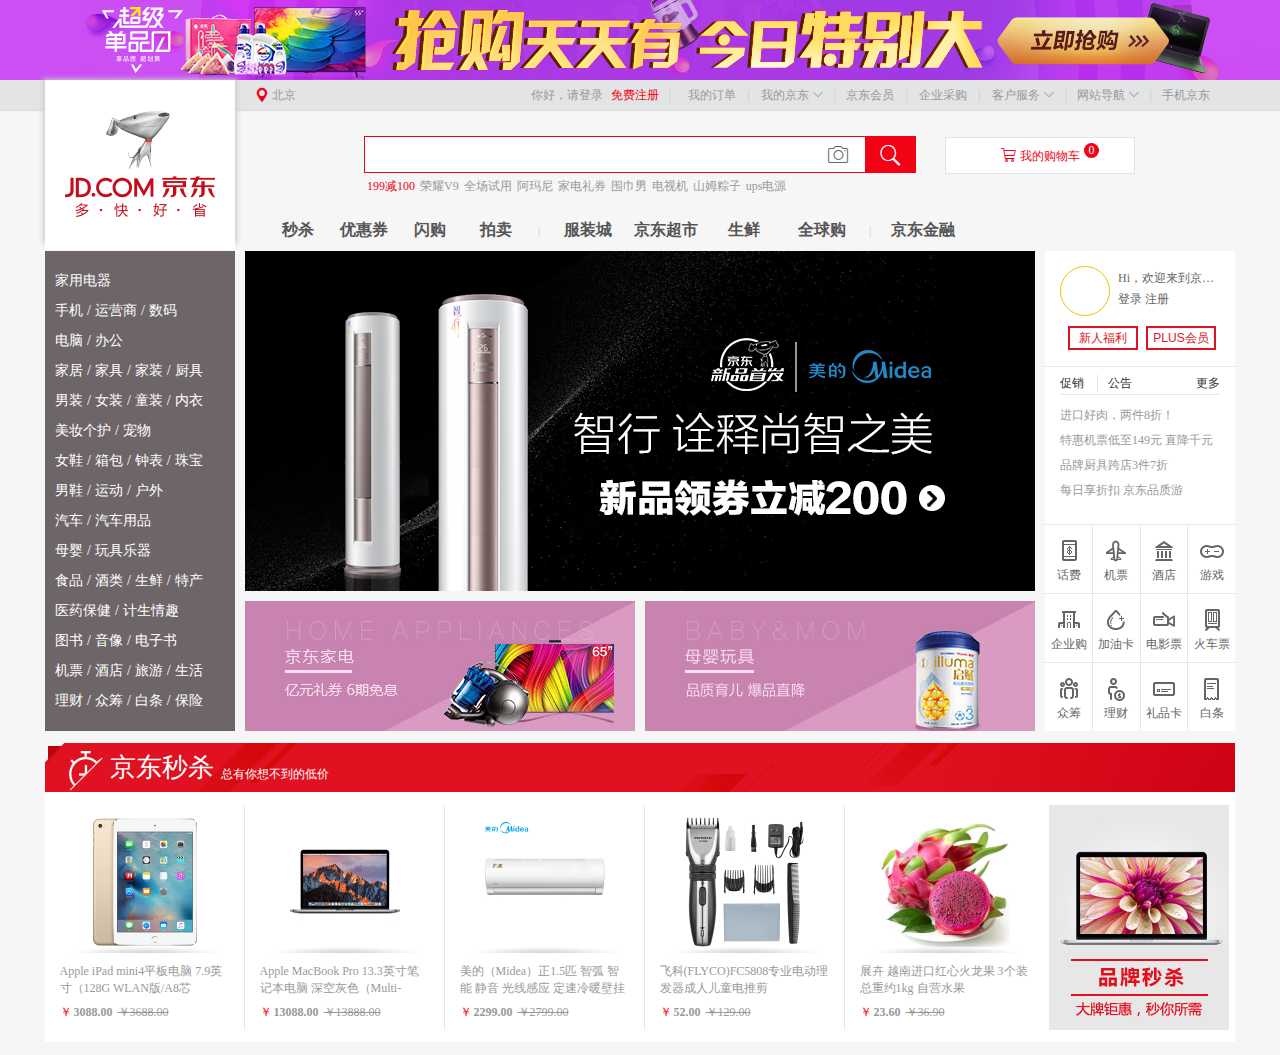
<file: index.html>
<!DOCTYPE html>
<html lang="zh-cmn-Hans">

<head>
    <meta charset="UTF-8" />
    <title>京东(JD.COM)-正品低价、品质保障、配送及时、轻松购物！</title>
    <link rel="stylesheet" type="text/css" href="css/main.css">
    <link rel="stylesheet" type="text/css" href="css/iconfont.css">
    <link rel="icon" type="text/css" href="image/favicon.ico">
</head>

<body>
    <div class="adv-per">
        <div class="adv-son">
            <div class="off">x</div>
            <a href=""></a>
        </div>
    </div>
    <div class='title'>
        <div class="title-son">
            <a href="" class="logo"></a>
            <div class="shadow"></div>
            <span><span>&#xe715;</span>北京</span>
            <ul>
                <li class="first">
                    <a href="" title=''>你好，请登录</a>
                    <a href="" class="red">免费注册</a>
                    <span class="linear">|</span>
                </li>
                <li>
                    <span title=''>我的订单</span>
                    <span class="linear">|</span>
                </li>
                <li class="arr">
                    <span title=''>我的京东</span>
                    <span class="icon">&#xe605;</span>
                    <span class="linear">|</span>
                </li>
                <li>
                    <span title=''>京东会员</span>
                    <span class="linear">|</span>
                </li>
                <li>
                    <span title=''>企业采购</span>
                    <span class="linear">|</span>
                </li>
                <li class="arr">
                    <span title=''>客户服务</span>
                    <span class="icon">&#xe605;</span>
                    <span class="linear">|</span>
                </li>
                <li class='arr'>
                    <span title=''>网站导航</span>
                    <span class="icon">&#xe605;</span>
                    <span class="linear">|</span>
                </li>
                <li>
                    <span title=''>手机京东</span>
                </li>
            </ul>
        </div>
    </div>
    <div class="gps">
        <div class="sear">
            <input type="text" name="" value="" placeholder="">
            <span>&#xe637;</span>
            <button type="">&#xe600;</button>
        </div>
        <div class='shop'>
            <span class="icon">&#xe6cb;</span>
            <span>我的购物车</span>
            <sup>0</sup>
        </div>
        <p>
            <a href="" class="red">199减100</a>
            <a href="">荣耀V9</a>
            <a href="">全场试用</a>
            <a href="">阿玛尼</a>
            <a href="">家电礼券</a>
            <a href="">围巾男</a>
            <a href="">电视机</a>
            <a href="">山姆粽子</a>
            <a href="">ups电源</a>
        </p>
        <ul>
            <li><a href="">秒杀</a></li>
            <li><a href="">优惠券</a></li>
            <li><a href="">闪购</a></li>
            <li><a href="">拍卖</a></li>
        </ul>
        <ul class='second'>
            <li class="small">|</li>
            <li><a href="">服装城</a></li>
            <li><a href="">京东超市</a></li>
            <li><a href="">生鲜</a></li>
            <li><a href="">全球购</a></li>
        </ul>
        <ul class="second">
            <li class="small son">|</li>
            <li><a href="">京东金融</a></li>
        </ul>
    </div>
    <div class="top">
        <div class="top-right">
            <div class="user">
                <div class="uesr-son">
                    <a class='circle'></a>
                    <p>Hi，欢迎来到京东！</p>
                    <p>
                        <a href="">登录</a>
                        <a href="">注册</a>
                    </p>
                </div>
                <button>新人福利</button>
                <button>PLUS会员</button>
            </div>
            <div class="news">
                <div class="news-top">
                    <span class="border">促销</span>
                    <span>公告</span>
                    <a href="" class="more">更多</a>
                </div>
                <a href="" class="con h">进口好肉，两件8折！</a>
                <a href="" class="con">特惠机票低至149元 直降千元</a>
                <a href="" class="con">品牌厨具跨店3件7折</a>
                <a href="" class="con">每日享折扣 京东品质游</a>
            </div>
            <ul>
                <li>
                    <a href="">
                        <span></span>
                        <p>话费</p>
                    </a>
                </li>
                <li>
                    <a href="">
                        <span class="two"></span>
                        <p>机票</p>
                    </a>
                </li>
                <li>
                    <a href="">
                        <span class="three"></span>
                        <p>酒店</p>
                    </a>
                </li>
                <li class="none">
                    <a href="">
                        <span class="four"></span>
                        <p>游戏</p>
                    </a>
                </li>
                <li>
                    <a href="">
                        <span class="five"></span>
                        <p>企业购</p>
                    </a>
                </li>
                <li>
                    <a href="">
                        <span class="six"></span>
                        <p>加油卡</p>
                    </a>
                </li>
                <li>
                    <a href="">
                        <span class="seven"></span>
                        <p>电影票</p>
                    </a>
                </li>
                <li class="none">
                    <a href="">
                        <span class="eight"></span>
                        <p>火车票</p>
                    </a>
                </li>
                <li>
                    <a href="">
                        <span class="nine"></span>
                        <p>众筹</p>
                    </a>
                </li>
                <li>
                    <a href="">
                        <span class="ten"></span>
                        <p>理财</p>
                    </a>
                </li>
                <li>
                    <a href="">
                        <span class="eleven"></span>
                        <p>礼品卡</p>
                    </a>
                </li>
                <li class="none">
                    <a href="">
                        <span class="twelve"></span>
                        <p>白条</p>
                    </a>
                </li>
            </ul>
        </div>
        <ul class="left">
            <li class="first">
                <a href="">家用电器</a>
            </li>
            <li>
                <a href="">手机</a>
                <a>/</a>
                <a href="">运营商</a>
                <a>/</a>
                <a href="">数码</a>
            </li>
            <li>
                <a href="">电脑</a>
                <a>/</a>
                <a href="">办公</a>
            </li>
            <li>
                <a href="">家居</a>
                <a>/</a>
                <a href="">家具</a>
                <a>/</a>
                <a href="">家装</a>
                <a>/</a>
                <a href="">厨具</a>
            </li>
            <li>
                <a href="">男装</a>
                <a>/</a>
                <a href="">女装</a>
                <a>/</a>
                <a href="">童装</a>
                <a>/</a>
                <a href="">内衣</a>
            </li>
            <li>
                <a href="">美妆个护</a>
                <a>/</a>
                <a href="">宠物</a>
            </li>
            <li>
                <a href="">女鞋</a>
                <a>/</a>
                <a href="">箱包</a>
                <a>/</a>
                <a href="">钟表</a>
                <a>/</a>
                <a href="">珠宝</a>
            </li>
            <li>
                <a href="">男鞋</a>
                <a>/</a>
                <a href="">运动</a>
                <a>/</a>
                <a href="">户外</a>
            </li>
            <li>
                <a href="">汽车</a>
                <a>/</a>
                <a href="">汽车用品</a>
            </li>
            <li>
                <a href="">母婴</a>
                <a>/</a>
                <a href="">玩具乐器</a>
            </li>
            <li>
                <a href="">食品</a>
                <a>/</a>
                <a href="">酒类</a>
                <a>/</a>
                <a href="">生鲜</a>
                <a>/</a>
                <a href="">特产</a>
            </li>
            <li>
                <a href="">医药保健</a>
                <a>/</a>
                <a href="">计生情趣</a>
            </li>
            <li>
                <a href="">图书</a>
                <a>/</a>
                <a href="">音像</a>
                <a>/</a>
                <a href="">电子书</a>
            </li>
            <li>
                <a href="">机票</a>
                <a>/</a>
                <a href="">酒店</a>
                <a>/</a>
                <a href="">旅游</a>
                <a>/</a>
                <a href="">生活</a>
            </li>
            <li>
                <a href="">理财</a>
                <a>/</a>
                <a href="">众筹</a>
                <a>/</a>
                <a href="">白条</a>
                <a>/</a>
                <a href="">保险</a>
            </li>
        </ul>
        <div class="ppt">
            <img src="image/ppt1.jpg" alt="">
        </div>
        <div class="ppt-bottom">
            <a href="">
                <img src="image/ppt-bottom1.jpg" alt="">
            </a>
            <a href="" class="mar">
                <img src="image/ppt-bottom2.jpg" alt="">
            </a>
        </div>
    </div>
    <div class="seckill">
        <div class="kill-top">
            <span></span>
            <div class="time">
                <i></i>
                <h3>京东秒杀</h3>
                <a href="">总有你想不到的低价</a>
            </div>
        </div>
        <div class="bottom">
            <ul>
                <li>
                    <a href="">
                        <img src="image/pic1.png" alt="">
                        <span class="shadow"></span>
                        <p>Apple iPad mini4平板电脑 7.9英寸（128G WLAN版/A8芯片/Retina显示屏/Touch ID技术 MK9Q2CH）金色</p>
                    </a>
                    <p class="price">
                        <i>￥</i>
                        <span>3088.00</span>
                        <del>￥3688.00</del>
                    </p>
                </li>
                <li>
                    <a href="">
                        <img src="image/pic2.jpg" alt="">
                        <span class="shadow"></span>
                        <p>Apple MacBook Pro 13.3英寸笔记本电脑 深空灰色（Multi-Touch Bar/Core i5/8GB/256GB MLH12CH/A）</p>
                    </a>
                    <p class="price">
                        <i>￥</i>
                        <span>13088.00</span>
                        <del>￥13888.00</del>
                    </p>
                </li>
                <li>
                    <a href="">
                        <img src="image/pic3.jpg" alt="">
                        <span class="shadow"></span>
                        <p>美的（Midea）正1.5匹 智弧 智能 静音 光线感应 定速冷暖壁挂式空调挂机 KFR-35GW/WDAD3@</p>
                    </a>
                    <p class="price">
                        <i>￥</i>
                        <span>2299.00</span>
                        <del>￥2799.00</del>
                    </p>
                </li>
                <li>
                    <a href="">
                        <img src="image/pic4.jpg" alt="">
                        <span class="shadow"></span>
                        <p>飞科(FLYCO)FC5808专业电动理发器成人儿童电推剪</p>
                    </a>
                    <p class="price">
                        <i>￥</i>
                        <span>52.00</span>
                        <del>￥129.00</del>
                    </p>
                </li>
                <li class="last">
                    <a href="">
                        <img src="image/pic5.jpg" alt="">
                        <span class="shadow"></span>
                        <p>展卉 越南进口红心火龙果 3个装总重约1kg 自营水果</p>
                    </a>
                    <p class="price">
                        <i>￥</i>
                        <span>23.60</span>
                        <del>￥36.90</del>
                    </p>
                </li>
            </ul>
            <a href="" class="right">
                <img src="image/kill.jpg" alt="">
            </a>
        </div>
    </div>
</body>

</html>
<script src="js/jquery.min.js"></script>
<script src="js/main.js"></script>
</file>
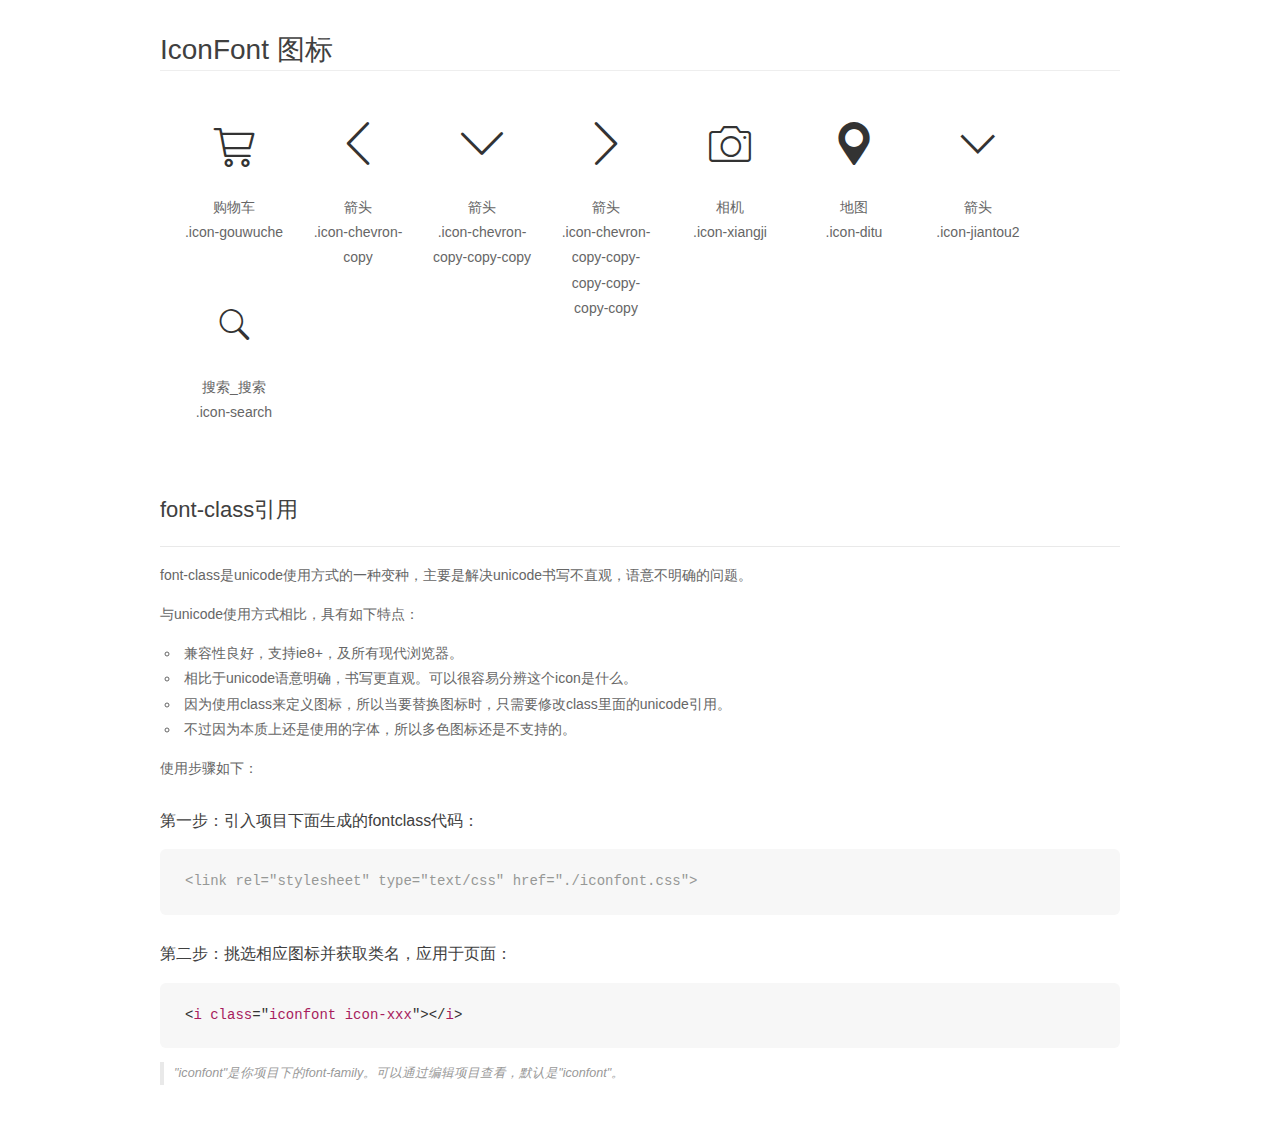
<file: css/demo_fontclass.html>
<!DOCTYPE html>
<html>
<head>
    <meta charset="utf-8"/>
    <title>IconFont</title>
    <link rel="stylesheet" href="demo.css">
    <link rel="stylesheet" href="iconfont.css">
</head>
<body>
    <div class="main markdown">
        <h1>IconFont 图标</h1>
        <ul class="icon_lists clear">
            
                <li>
                <i class="icon iconfont icon-gouwuche"></i>
                    <div class="name">购物车</div>
                    <div class="fontclass">.icon-gouwuche</div>
                </li>
            
                <li>
                <i class="icon iconfont icon-chevron-copy"></i>
                    <div class="name">箭头</div>
                    <div class="fontclass">.icon-chevron-copy</div>
                </li>
            
                <li>
                <i class="icon iconfont icon-chevron-copy-copy-copy"></i>
                    <div class="name">箭头</div>
                    <div class="fontclass">.icon-chevron-copy-copy-copy</div>
                </li>
            
                <li>
                <i class="icon iconfont icon-chevron-copy-copy-copy-copy-copy-copy"></i>
                    <div class="name">箭头</div>
                    <div class="fontclass">.icon-chevron-copy-copy-copy-copy-copy-copy</div>
                </li>
            
                <li>
                <i class="icon iconfont icon-xiangji"></i>
                    <div class="name">相机</div>
                    <div class="fontclass">.icon-xiangji</div>
                </li>
            
                <li>
                <i class="icon iconfont icon-ditu"></i>
                    <div class="name">地图</div>
                    <div class="fontclass">.icon-ditu</div>
                </li>
            
                <li>
                <i class="icon iconfont icon-jiantou2"></i>
                    <div class="name">箭头</div>
                    <div class="fontclass">.icon-jiantou2</div>
                </li>
            
                <li>
                <i class="icon iconfont icon-search"></i>
                    <div class="name">搜索_搜索</div>
                    <div class="fontclass">.icon-search</div>
                </li>
            
        </ul>

        <h2 id="font-class-">font-class引用</h2>
        <hr>

        <p>font-class是unicode使用方式的一种变种，主要是解决unicode书写不直观，语意不明确的问题。</p>
        <p>与unicode使用方式相比，具有如下特点：</p>
        <ul>
        <li>兼容性良好，支持ie8+，及所有现代浏览器。</li>
        <li>相比于unicode语意明确，书写更直观。可以很容易分辨这个icon是什么。</li>
        <li>因为使用class来定义图标，所以当要替换图标时，只需要修改class里面的unicode引用。</li>
        <li>不过因为本质上还是使用的字体，所以多色图标还是不支持的。</li>
        </ul>
        <p>使用步骤如下：</p>
        <h3 id="-fontclass-">第一步：引入项目下面生成的fontclass代码：</h3>


        <pre><code class="lang-js hljs javascript"><span class="hljs-comment">&lt;link rel="stylesheet" type="text/css" href="./iconfont.css"&gt;</span></code></pre>
        <h3 id="-">第二步：挑选相应图标并获取类名，应用于页面：</h3>
        <pre><code class="lang-css hljs">&lt;<span class="hljs-selector-tag">i</span> <span class="hljs-selector-tag">class</span>="<span class="hljs-selector-tag">iconfont</span> <span class="hljs-selector-tag">icon-xxx</span>"&gt;&lt;/<span class="hljs-selector-tag">i</span>&gt;</code></pre>
        <blockquote>
        <p>"iconfont"是你项目下的font-family。可以通过编辑项目查看，默认是"iconfont"。</p>
        </blockquote>
    </div>
</body>
</html>
</file>
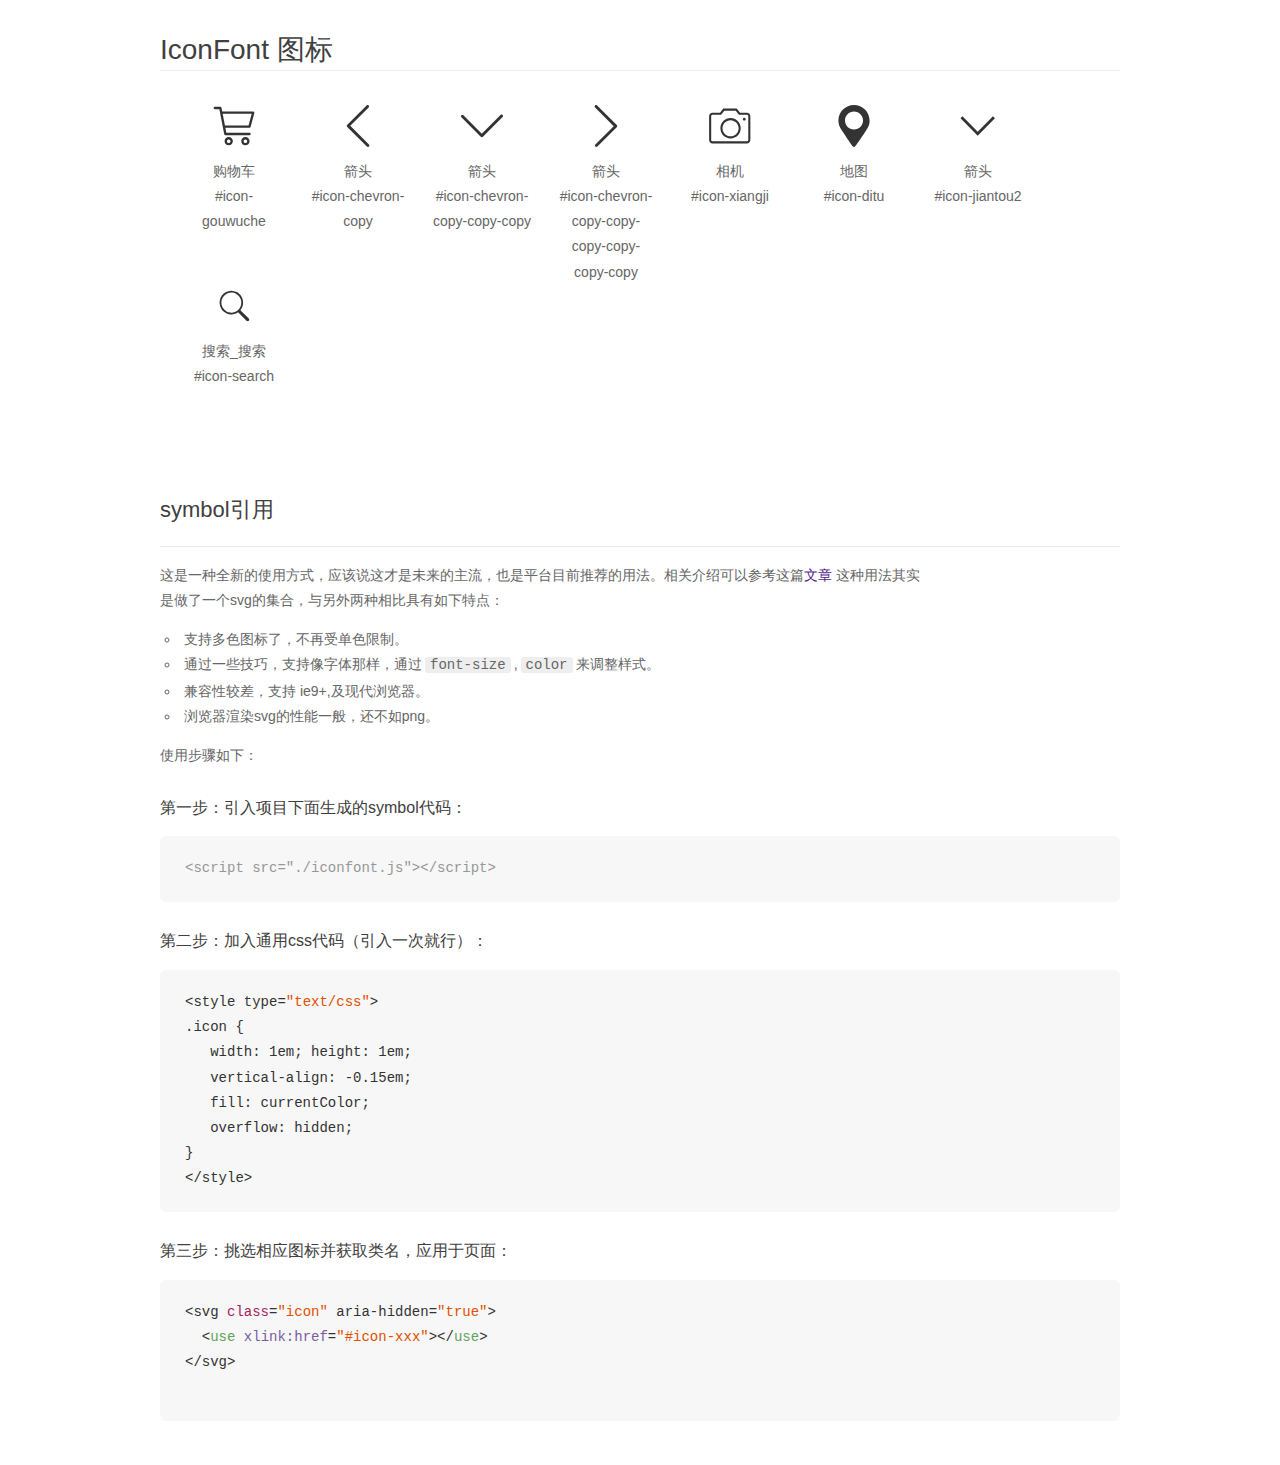
<file: css/demo_symbol.html>
<!DOCTYPE html>
<html>
<head>
    <meta charset="utf-8"/>
    <title>IconFont</title>
    <link rel="stylesheet" href="demo.css">
    <script src="iconfont.js"></script>

    <style type="text/css">
        .icon {
          /* 通过设置 font-size 来改变图标大小 */
          width: 1em; height: 1em;
          /* 图标和文字相邻时，垂直对齐 */
          vertical-align: -0.15em;
          /* 通过设置 color 来改变 SVG 的颜色/fill */
          fill: currentColor;
          /* path 和 stroke 溢出 viewBox 部分在 IE 下会显示
             normalize.css 中也包含这行 */
          overflow: hidden;
        }

    </style>
</head>
<body>
    <div class="main markdown">
        <h1>IconFont 图标</h1>
        <ul class="icon_lists clear">
            
                <li>
                    <svg class="icon" aria-hidden="true">
                        <use xlink:href="#icon-gouwuche"></use>
                    </svg>
                    <div class="name">购物车</div>
                    <div class="fontclass">#icon-gouwuche</div>
                </li>
            
                <li>
                    <svg class="icon" aria-hidden="true">
                        <use xlink:href="#icon-chevron-copy"></use>
                    </svg>
                    <div class="name">箭头</div>
                    <div class="fontclass">#icon-chevron-copy</div>
                </li>
            
                <li>
                    <svg class="icon" aria-hidden="true">
                        <use xlink:href="#icon-chevron-copy-copy-copy"></use>
                    </svg>
                    <div class="name">箭头</div>
                    <div class="fontclass">#icon-chevron-copy-copy-copy</div>
                </li>
            
                <li>
                    <svg class="icon" aria-hidden="true">
                        <use xlink:href="#icon-chevron-copy-copy-copy-copy-copy-copy"></use>
                    </svg>
                    <div class="name">箭头</div>
                    <div class="fontclass">#icon-chevron-copy-copy-copy-copy-copy-copy</div>
                </li>
            
                <li>
                    <svg class="icon" aria-hidden="true">
                        <use xlink:href="#icon-xiangji"></use>
                    </svg>
                    <div class="name">相机</div>
                    <div class="fontclass">#icon-xiangji</div>
                </li>
            
                <li>
                    <svg class="icon" aria-hidden="true">
                        <use xlink:href="#icon-ditu"></use>
                    </svg>
                    <div class="name">地图</div>
                    <div class="fontclass">#icon-ditu</div>
                </li>
            
                <li>
                    <svg class="icon" aria-hidden="true">
                        <use xlink:href="#icon-jiantou2"></use>
                    </svg>
                    <div class="name">箭头</div>
                    <div class="fontclass">#icon-jiantou2</div>
                </li>
            
                <li>
                    <svg class="icon" aria-hidden="true">
                        <use xlink:href="#icon-search"></use>
                    </svg>
                    <div class="name">搜索_搜索</div>
                    <div class="fontclass">#icon-search</div>
                </li>
            
        </ul>


        <h2 id="symbol-">symbol引用</h2>
        <hr>

        <p>这是一种全新的使用方式，应该说这才是未来的主流，也是平台目前推荐的用法。相关介绍可以参考这篇<a href="">文章</a>
        这种用法其实是做了一个svg的集合，与另外两种相比具有如下特点：</p>
        <ul>
          <li>支持多色图标了，不再受单色限制。</li>
          <li>通过一些技巧，支持像字体那样，通过<code>font-size</code>,<code>color</code>来调整样式。</li>
          <li>兼容性较差，支持 ie9+,及现代浏览器。</li>
          <li>浏览器渲染svg的性能一般，还不如png。</li>
        </ul>
        <p>使用步骤如下：</p>
        <h3 id="-symbol-">第一步：引入项目下面生成的symbol代码：</h3>
        <pre><code class="lang-js hljs javascript"><span class="hljs-comment">&lt;script src="./iconfont.js"&gt;&lt;/script&gt;</span></code></pre>
        <h3 id="-css-">第二步：加入通用css代码（引入一次就行）：</h3>
        <pre><code class="lang-js hljs javascript">&lt;style type=<span class="hljs-string">"text/css"</span>&gt;
.icon {
   width: <span class="hljs-number">1</span>em; height: <span class="hljs-number">1</span>em;
   vertical-align: <span class="hljs-number">-0.15</span>em;
   fill: currentColor;
   overflow: hidden;
}
&lt;<span class="hljs-regexp">/style&gt;</span></code></pre>
        <h3 id="-">第三步：挑选相应图标并获取类名，应用于页面：</h3>
        <pre><code class="lang-js hljs javascript">&lt;svg <span class="hljs-class"><span class="hljs-keyword">class</span></span>=<span class="hljs-string">"icon"</span> aria-hidden=<span class="hljs-string">"true"</span>&gt;<span class="xml"><span class="hljs-tag">
  &lt;<span class="hljs-name">use</span> <span class="hljs-attr">xlink:href</span>=<span class="hljs-string">"#icon-xxx"</span>&gt;</span><span class="hljs-tag">&lt;/<span class="hljs-name">use</span>&gt;</span>
</span>&lt;<span class="hljs-regexp">/svg&gt;
        </span></code></pre>
    </div>
</body>
</html>
</file>
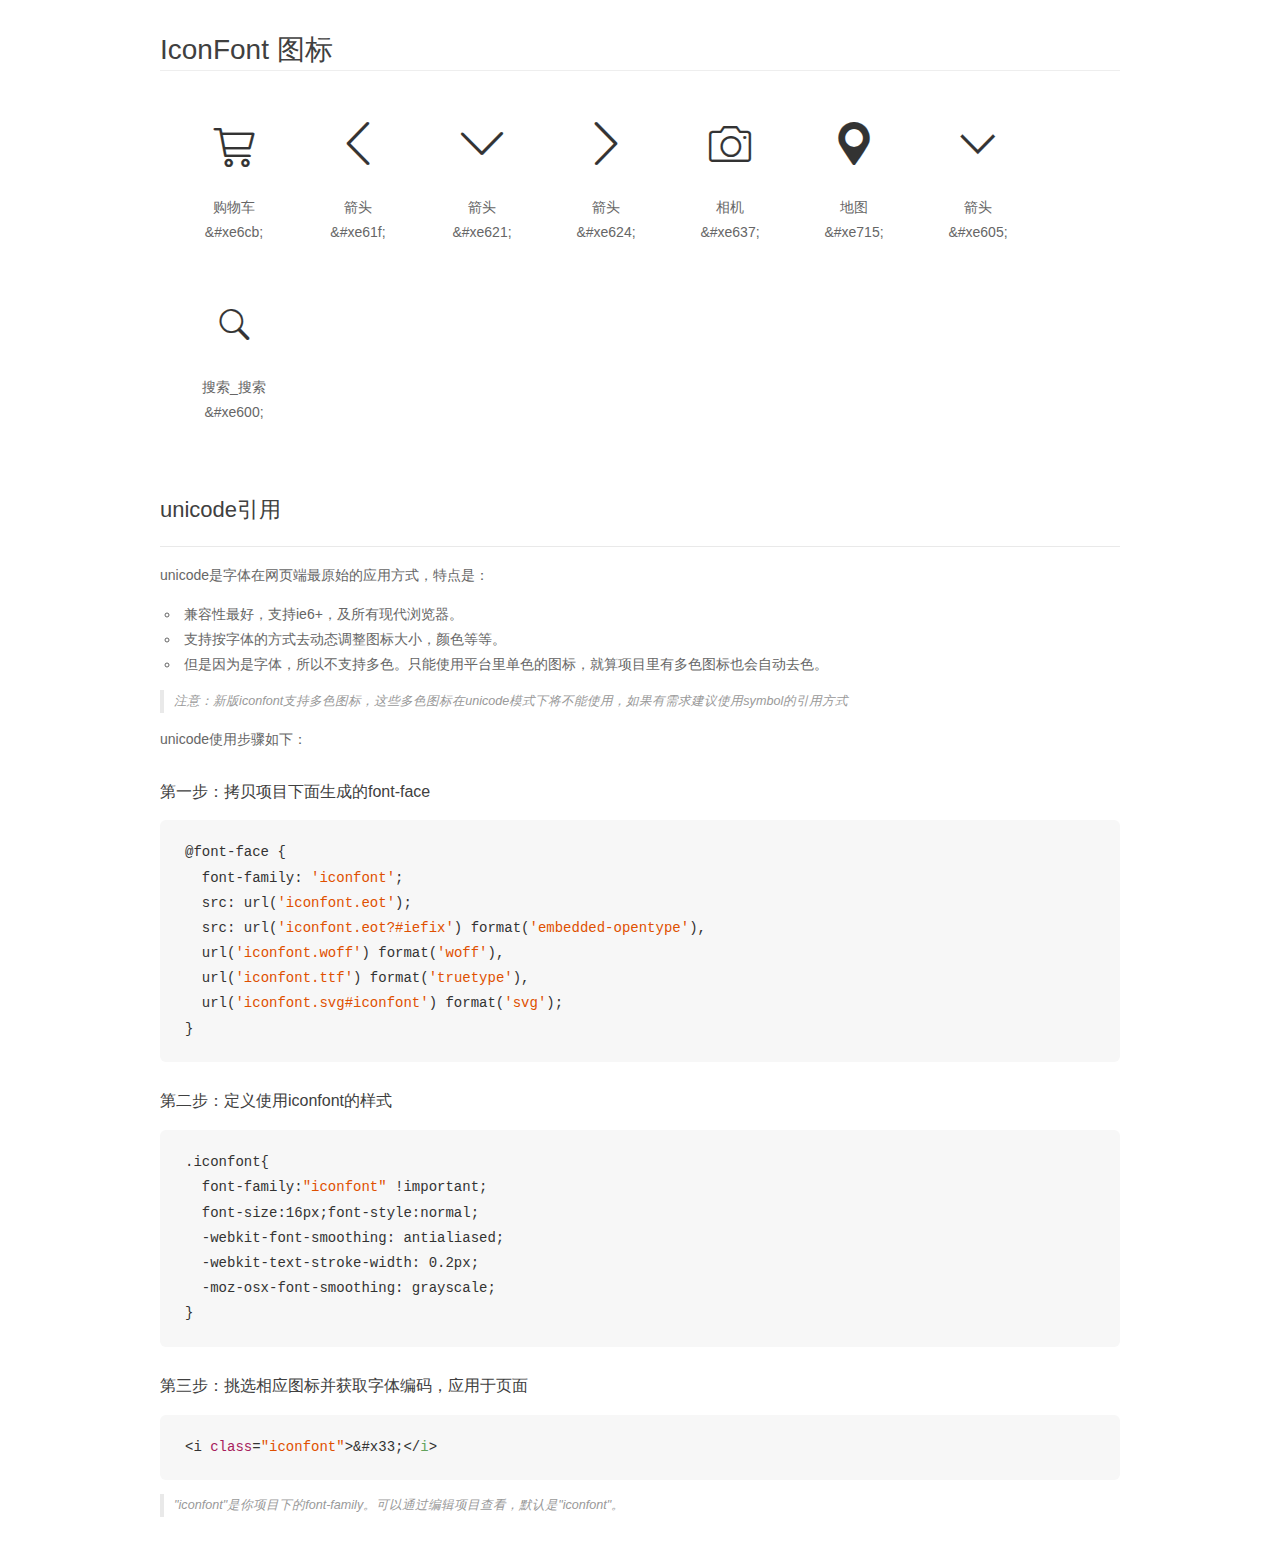
<file: css/demo_unicode.html>
<!DOCTYPE html>
<html>
<head>
    <meta charset="utf-8"/>
    <title>IconFont</title>
    <link rel="stylesheet" href="demo.css">

    <style type="text/css">

        @font-face {font-family: "iconfont";
          src: url('iconfont.eot'); /* IE9*/
          src: url('iconfont.eot#iefix') format('embedded-opentype'), /* IE6-IE8 */
          url('iconfont.woff') format('woff'), /* chrome, firefox */
          url('iconfont.ttf') format('truetype'), /* chrome, firefox, opera, Safari, Android, iOS 4.2+*/
          url('iconfont.svg#iconfont') format('svg'); /* iOS 4.1- */
        }

        .iconfont {
          font-family:"iconfont" !important;
          font-size:16px;
          font-style:normal;
          -webkit-font-smoothing: antialiased;
          -webkit-text-stroke-width: 0.2px;
          -moz-osx-font-smoothing: grayscale;
        }

    </style>
</head>
<body>
    <div class="main markdown">
        <h1>IconFont 图标</h1>
        <ul class="icon_lists clear">
            
                <li>
                <i class="icon iconfont">&#xe6cb;</i>
                    <div class="name">购物车</div>
                    <div class="code">&amp;#xe6cb;</div>
                </li>
            
                <li>
                <i class="icon iconfont">&#xe61f;</i>
                    <div class="name">箭头</div>
                    <div class="code">&amp;#xe61f;</div>
                </li>
            
                <li>
                <i class="icon iconfont">&#xe621;</i>
                    <div class="name">箭头</div>
                    <div class="code">&amp;#xe621;</div>
                </li>
            
                <li>
                <i class="icon iconfont">&#xe624;</i>
                    <div class="name">箭头</div>
                    <div class="code">&amp;#xe624;</div>
                </li>
            
                <li>
                <i class="icon iconfont">&#xe637;</i>
                    <div class="name">相机</div>
                    <div class="code">&amp;#xe637;</div>
                </li>
            
                <li>
                <i class="icon iconfont">&#xe715;</i>
                    <div class="name">地图</div>
                    <div class="code">&amp;#xe715;</div>
                </li>
            
                <li>
                <i class="icon iconfont">&#xe605;</i>
                    <div class="name">箭头</div>
                    <div class="code">&amp;#xe605;</div>
                </li>
            
                <li>
                <i class="icon iconfont">&#xe600;</i>
                    <div class="name">搜索_搜索</div>
                    <div class="code">&amp;#xe600;</div>
                </li>
            
        </ul>
        <h2 id="unicode-">unicode引用</h2>
        <hr>

        <p>unicode是字体在网页端最原始的应用方式，特点是：</p>
        <ul>
        <li>兼容性最好，支持ie6+，及所有现代浏览器。</li>
        <li>支持按字体的方式去动态调整图标大小，颜色等等。</li>
        <li>但是因为是字体，所以不支持多色。只能使用平台里单色的图标，就算项目里有多色图标也会自动去色。</li>
        </ul>
        <blockquote>
        <p>注意：新版iconfont支持多色图标，这些多色图标在unicode模式下将不能使用，如果有需求建议使用symbol的引用方式</p>
        </blockquote>
        <p>unicode使用步骤如下：</p>
        <h3 id="-font-face">第一步：拷贝项目下面生成的font-face</h3>
        <pre><code class="lang-js hljs javascript">@font-face {
  font-family: <span class="hljs-string">'iconfont'</span>;
  src: url(<span class="hljs-string">'iconfont.eot'</span>);
  src: url(<span class="hljs-string">'iconfont.eot?#iefix'</span>) format(<span class="hljs-string">'embedded-opentype'</span>),
  url(<span class="hljs-string">'iconfont.woff'</span>) format(<span class="hljs-string">'woff'</span>),
  url(<span class="hljs-string">'iconfont.ttf'</span>) format(<span class="hljs-string">'truetype'</span>),
  url(<span class="hljs-string">'iconfont.svg#iconfont'</span>) format(<span class="hljs-string">'svg'</span>);
}
</code></pre>
        <h3 id="-iconfont-">第二步：定义使用iconfont的样式</h3>
        <pre><code class="lang-js hljs javascript">.iconfont{
  font-family:<span class="hljs-string">"iconfont"</span> !important;
  font-size:<span class="hljs-number">16</span>px;font-style:normal;
  -webkit-font-smoothing: antialiased;
  -webkit-text-stroke-width: <span class="hljs-number">0.2</span>px;
  -moz-osx-font-smoothing: grayscale;
}
</code></pre>
        <h3 id="-">第三步：挑选相应图标并获取字体编码，应用于页面</h3>
        <pre><code class="lang-js hljs javascript">&lt;i <span class="hljs-class"><span class="hljs-keyword">class</span></span>=<span class="hljs-string">"iconfont"</span>&gt;&amp;#x33;<span class="xml"><span class="hljs-tag">&lt;/<span class="hljs-name">i</span>&gt;</span></span></code></pre>

        <blockquote>
        <p>"iconfont"是你项目下的font-family。可以通过编辑项目查看，默认是"iconfont"。</p>
        </blockquote>
    </div>


</body>
</html>
</file>
<file: css/main.css>
* {
  padding: 0;
  margin: 0; }

html, body {
  height: 100%;
  font-family: 'Microsoft Yahei';
  background: #f6f6f6;
  text-align: center; }

a, p, span {
  text-decoration: none;
  font-size: 12px;
  color: #999; }

a img {
  border: none; }

input {
  border: none;
  background: none;
  outline: none; }

ul, li {
  list-style: none;
  padding: 0;
  margin: 0; }

.adv-per {
  width: 100%;
  background: #CC4FF3; }
  .adv-per .adv-son {
    width: 87%;
    min-width: 990px;
    height: 80px;
    margin: 0 auto;
    position: relative; }
    .adv-per .adv-son .off {
      width: 20px;
      line-height: 20px;
      font-size: 20px;
      color: #fff;
      background: #2d2d2d;
      opacity: 0.2;
      text-align: center;
      position: absolute;
      top: 5px;
      right: 5px;
      cursor: pointer; }
    .adv-per .adv-son a {
      width: 1190px;
      height: 80px;
      background: url("../image/adv.jpg") no-repeat;
      display: block; }

.title {
  width: 100%;
  line-height: 30px;
  background: #e3e4e5;
  border-bottom: 1px solid #ddd; }
  .title .title-son {
    width: 1190px;
    height: 30px;
    margin: 0 auto;
    position: relative; }
    .title .title-son span {
      margin-left: 105px;
      float: left; }
      .title .title-son span span {
        font-family: 'iconfont';
        font-size: 14px;
        color: #f10215;
        margin-right: 3px; }
    .title .title-son .logo {
      width: 190px;
      height: 170px;
      position: absolute;
      top: 0;
      left: 0;
      z-index: 1;
      background: url("../image/logo.png") no-repeat #fff; }
    .title .title-son .shadow {
      width: 190px;
      height: 160px;
      position: absolute;
      top: 0;
      left: 0;
      box-shadow: 0px 1px 5px 2px #ccc; }
    .title .title-son ul {
      font-size: 12px;
      color: #999;
      float: right; }
    .title .title-son li {
      width: 73px;
      line-height: 30px;
      text-align: center;
      float: left; }
      .title .title-son li .icon {
        font-family: 'iconfont';
        margin-left: 3px; }
      .title .title-son li span {
        margin-left: 0;
        text-align: center; }
      .title .title-son li .linear {
        margin: 0 7px;
        color: #ccc;
        float: none; }
      .title .title-son li span[title]:hover {
        color: #c81623; }
    .title .title-son .arr {
      width: 85px; }
    .title .title-son .first {
      width: 167px; }
      .title .title-son .first a {
        margin-right: 5px; }
      .title .title-son .first .red {
        color: #f10214;
        margin-right: 0; }

.gps {
  height: 140px;
  width: 1190px;
  margin: 0 auto;
  overflow: hidden; }
  .gps .sear {
    width: 550px;
    height: 35px;
    margin: 25px auto 0 auto;
    border: 1px solid #f10215; }
    .gps .sear input {
      width: 440px;
      height: 35px;
      line-height: 35px;
      padding-left: 5px;
      background: #fff;
      font-size: 14px;
      color: #989898;
      float: left; }
    .gps .sear span {
      font-family: 'iconfont';
      width: 55px;
      text-align: center;
      line-height: 35px;
      background: #fff;
      font-size: 20px;
      color: #666;
      float: left;
      cursor: pointer; }
    .gps .sear span:hover {
      color: #c81623; }
    .gps .sear button {
      width: 50px;
      height: 35px;
      line-height: 38px;
      font-family: 'iconfont';
      font-size: 28px;
      color: #fff;
      border: none;
      outline: none;
      background: #f10215; }
  .gps .shop {
    width: 188px;
    line-height: 33px;
    border: 1px solid #e3e4e5;
    background: #fff;
    float: right;
    margin: -36px 100px 0 0;
    text-align: center;
    position: relative; }
    .gps .shop span {
      color: #f10214; }
    .gps .shop .icon {
      font-family: 'iconfont';
      font-size: 15px; }
    .gps .shop sup {
      display: block;
      width: 15px;
      font-size: 12px;
      color: #fff;
      line-height: 15px;
      border-radius: 50%;
      background: #f10215;
      position: absolute;
      top: 5px;
      right: 35px; }
  .gps p {
    width: 550px;
    margin: 5px auto 0 auto;
    text-align: left; }
    .gps p a {
      color: #999;
      margin-left: 2px; }
    .gps p .red {
      color: #f10215; }
    .gps p a:hover {
      color: #c81623; }
  .gps ul {
    width: 264px;
    float: left;
    margin: 25px 0 0 220px; }
    .gps ul li {
      width: 66px;
      text-align: center;
      float: left; }
      .gps ul li a {
        font-size: 16px;
        color: #555;
        font-weight: 700; }
    .gps ul a:hover {
      color: #c81623; }
  .gps .second {
    width: 350px;
    margin-left: 0; }
    .gps .second li {
      width: 78px;
      text-align: center; }
    .gps .second .small {
      width: 20px;
      line-height: 22px;
      font-size: 12px;
      color: #ccc; }
    .gps .second .son {
      width: 0;
      position: relative;
      z-index: 1;
      margin: 0 15px 0 -10px; }

.top {
  width: 1190px;
  height: 480px;
  margin: 0 auto; }
  .top .left {
    width: 190px;
    height: 480px;
    float: left;
    background: #6e6568;
    font-size: 14px;
    color: #fff;
    overflow: hidden; }
  .top li {
    width: 100%;
    float: left;
    line-height: 30px;
    margin-left: 10px;
    overflow: hidden; }
    .top li a {
      font-size: 14px;
      color: #fff;
      float: left;
      margin-right: 4px; }
  .top .first {
    margin-top: 15px; }
  .top .ppt {
    width: 790px;
    margin: 0 auto; }
  .top .ppt-bottom {
    width: 790px;
    margin: 6px auto 0 auto; }
    .top .ppt-bottom a {
      float: left;
      width: 390px;
      height: 130px; }
    .top .ppt-bottom .mar {
      margin-left: 10px; }

.top-right {
  width: 190px;
  height: 480px;
  float: right;
  background: #fff; }
  .top-right .user {
    height: 115px;
    padding: 0 15px;
    border-bottom: 1px solid #e6e6e6; }
  .top-right .uesr-son {
    height: 45px;
    padding: 15px 0; }
    .top-right .uesr-son .circle {
      width: 48px;
      height: 48px;
      border: 1px solid #F0C201;
      border-radius: 50%;
      float: left; }
    .top-right .uesr-son p {
      width: 102px;
      overflow: hidden;
      white-space: nowrap;
      text-overflow: ellipsis;
      text-align: left;
      color: #666;
      float: left;
      margin: 4px 0 0 8px; }
      .top-right .uesr-son p a {
        color: #666; }
      .top-right .uesr-son p a:hover {
        color: #c81623; }
  .top-right .news {
    width: 160px;
    height: 154px;
    padding: 0 15px; }
  .top-right .news-top {
    height: 27px;
    width: 160px;
    border-bottom: 1px solid #e6e6e6; }
    .top-right .news-top span {
      float: left;
      color: #333;
      margin: 8px 0 0 10px; }
    .top-right .news-top .border {
      width: 37px;
      height: 17px;
      text-align: left;
      margin-left: 0;
      border-right: 1px solid #dfe0e1; }
    .top-right .news-top .more {
      margin-top: 8px;
      float: right;
      color: #333; }
    .top-right .news-top a:hover {
      color: #c81623; }
  .top-right .con {
    display: block;
    white-space: nowrap;
    text-align: left;
    margin-top: 8px; }
  .top-right .h {
    margin-top: 12px; }
  .top-right a:hover {
    color: #c81623; }
  .top-right ul {
    width: 190px;
    height: 210px;
    background: none;
    margin-top: 3px; }
    .top-right ul li {
      width: 46.75px;
      height: 68px;
      float: left;
      margin: 0;
      border-top: 1px solid #e7e7e7;
      border-right: 1px solid #e7e7e7; }
      .top-right ul li a {
        display: block;
        padding-top: 14px;
        margin: 0 auto;
        width: 47px;
        height: 55px; }
      .top-right ul li span {
        display: block;
        width: 24px;
        height: 24px;
        margin: 0 auto;
        background: url("../image/sp.png") no-repeat 0 -88px; }
      .top-right ul li .two {
        background-position: 0 -44px; }
      .top-right ul li .three {
        background-position: -44px -88px; }
      .top-right ul li .four {
        background-position: -88px 0; }
      .top-right ul li .five {
        background-position: -88px -44px; }
      .top-right ul li .six {
        background-position: 0 0; }
      .top-right ul li .seven {
        background-position: -44px -44px; }
      .top-right ul li .eight {
        background-position: -88px -88px; }
      .top-right ul li .nine {
        background-position: -132px 0; }
      .top-right ul li .ten {
        background-position: -132px -44px; }
      .top-right ul li .eleven {
        background-position: -132px -88px; }
      .top-right ul li .twelve {
        background-position: -44px 0; }
      .top-right ul li p {
        line-height: 24px;
        font-size: 12px;
        color: #666; }
    .top-right ul .none {
      border-right: none; }
  .top-right button {
    width: 70px;
    height: 24px;
    line-height: 20px;
    background: #fff;
    border: 2px solid #e01222;
    font-size: 12px;
    color: #e01222;
    float: left;
    margin-left: 8px;
    cursor: pointer;
    outline: none; }
  .top-right button:hover {
    background: #e01222;
    color: #fff; }

.seckill {
  width: 1190px;
  margin: 0 auto;
  padding: 12px 0 13px; }
  .seckill .kill-top {
    height: 49px;
    line-height: 49px;
    background: url("../image/seckill_hd.png") no-repeat;
    overflow: hidden; }
    .seckill .kill-top span {
      float: left;
      width: 28px;
      height: 28px;
      background: url("../image/sprite_index@1x.png") -190px -48px;
      margin: -4px 0 0 -4px; }
    .seckill .kill-top .time {
      width: 304px;
      height: 49px;
      float: left; }
      .seckill .kill-top .time i {
        float: left;
        width: 34px;
        height: 40px;
        background: url("../image/sprite_index@1x.png") 0 -40px;
        margin-top: 7.5px; }
      .seckill .kill-top .time h3 {
        font-size: 26px;
        color: #fff;
        height: 50px;
        float: left;
        font-weight: normal;
        margin: 0 7px; }
      .seckill .kill-top .time a {
        color: #fff;
        height: 40px;
        float: left;
        margin-top: 7px; }

.bottom {
  width: 1190px;
  height: 250px;
  background: #fff; }
  .bottom li {
    width: 199px;
    height: 225px;
    margin: 12.5px auto;
    float: left;
    border-right: 1px solid #e7e7e7; }
    .bottom li a {
      display: block;
      width: 170px;
      height: 180px;
      margin: 12.5px auto 0 auto; }
    .bottom li p {
      width: 170px;
      height: 32px;
      text-align: left;
      margin: 10px auto 0 auto;
      overflow: hidden; }
    .bottom li .shadow {
      display: block;
      width: 170px;
      height: 20px;
      background: url("../image/sprite_index@1x.png") no-repeat;
      position: relative;
      z-index: 2;
      margin: -18px auto 0 auto; }
    .bottom li .price {
      font-size: 18px;
      color: #f10214;
      line-height: 31px;
      margin: 0 auto; }
      .bottom li .price i {
        font-style: normal;
        font-size: 12px;
        float: left; }
      .bottom li .price span {
        font-weight: 700;
        margin: 0 5px 0 2px;
        float: left; }
      .bottom li .price del {
        font-size: 12px;
        color: #999;
        float: left; }
  .bottom .last {
    border: none; }
  .bottom .right {
    float: left;
    margin: 12.5px 5px;
    width: 180px;
    height: 225px; }

/*# sourceMappingURL=main.css.map */
</file>
<file: css/iconfont.css>
@font-face {font-family: "iconfont";
  src: url('iconfont.eot?t=1494042204498'); /* IE9*/
  src: url('iconfont.eot?t=1494042204498#iefix') format('embedded-opentype'), /* IE6-IE8 */
  url('iconfont.woff?t=1494042204498') format('woff'), /* chrome, firefox */
  url('iconfont.ttf?t=1494042204498') format('truetype'), /* chrome, firefox, opera, Safari, Android, iOS 4.2+*/
  url('iconfont.svg?t=1494042204498#iconfont') format('svg'); /* iOS 4.1- */
}

.iconfont {
  font-family:"iconfont" !important;
  font-size:16px;
  font-style:normal;
  -webkit-font-smoothing: antialiased;
  -moz-osx-font-smoothing: grayscale;
}

.icon-gouwuche:before { content: "\e6cb"; }

.icon-chevron-copy:before { content: "\e61f"; }

.icon-chevron-copy-copy-copy:before { content: "\e621"; }

.icon-chevron-copy-copy-copy-copy-copy-copy:before { content: "\e624"; }

.icon-xiangji:before { content: "\e637"; }

.icon-ditu:before { content: "\e715"; }

.icon-jiantou2:before { content: "\e605"; }

.icon-search:before { content: "\e600"; }
</file>
<file: css/demo.css>
*{margin: 0;padding: 0;list-style: none;}
/*
KISSY CSS Reset
理念：1. reset 的目的不是清除浏览器的默认样式，这仅是部分工作。清除和重置是紧密不可分的。
2. reset 的目的不是让默认样式在所有浏览器下一致，而是减少默认样式有可能带来的问题。
3. reset 期望提供一套普适通用的基础样式。但没有银弹，推荐根据具体需求，裁剪和修改后再使用。
特色：1. 适应中文；2. 基于最新主流浏览器。
维护：玉伯<lifesinger@gmail.com>, 正淳<ragecarrier@gmail.com>
 */

/** 清除内外边距 **/
body, h1, h2, h3, h4, h5, h6, hr, p, blockquote, /* structural elements 结构元素 */
dl, dt, dd, ul, ol, li, /* list elements 列表元素 */
pre, /* text formatting elements 文本格式元素 */
form, fieldset, legend, button, input, textarea, /* form elements 表单元素 */
th, td /* table elements 表格元素 */ {
  margin: 0;
  padding: 0;
}

/** 设置默认字体 **/
body,
button, input, select, textarea /* for ie */ {
  font: 12px/1.5 tahoma, arial, \5b8b\4f53, sans-serif;
}
h1, h2, h3, h4, h5, h6 { font-size: 100%; }
address, cite, dfn, em, var { font-style: normal; } /* 将斜体扶正 */
code, kbd, pre, samp { font-family: courier new, courier, monospace; } /* 统一等宽字体 */
small { font-size: 12px; } /* 小于 12px 的中文很难阅读，让 small 正常化 */

/** 重置列表元素 **/
ul, ol { list-style: none; }

/** 重置文本格式元素 **/
a { text-decoration: none; }
a:hover { text-decoration: underline; }


/** 重置表单元素 **/
legend { color: #000; } /* for ie6 */
fieldset, img { border: 0; } /* img 搭车：让链接里的 img 无边框 */
button, input, select, textarea { font-size: 100%; } /* 使得表单元素在 ie 下能继承字体大小 */
/* 注：optgroup 无法扶正 */

/** 重置表格元素 **/
table { border-collapse: collapse; border-spacing: 0; }

/* 清除浮动 */
.ks-clear:after, .clear:after {
  content: '\20';
  display: block;
  height: 0;
  clear: both;
}
.ks-clear, .clear {
  *zoom: 1;
}

.main {
  padding: 30px 100px;
width: 960px;
margin: 0 auto;
}
.main h1{font-size:36px; color:#333; text-align:left;margin-bottom:30px; border-bottom: 1px solid #eee;}

.helps{margin-top:40px;}
.helps pre{
  padding:20px;
  margin:10px 0;
  border:solid 1px #e7e1cd;
  background-color: #fffdef;
  overflow: auto;
}

.icon_lists{
  width: 100% !important;

}

.icon_lists li{
  float:left;
  width: 100px;
  height:180px;
  text-align: center;
  list-style: none !important;
}
.icon_lists .icon{
  font-size: 42px;
  line-height: 100px;
  margin: 10px 0;
  color:#333;
  -webkit-transition: font-size 0.25s ease-out 0s;
  -moz-transition: font-size 0.25s ease-out 0s;
  transition: font-size 0.25s ease-out 0s;

}
.icon_lists .icon:hover{
  font-size: 100px;
}



.markdown {
  color: #666;
  font-size: 14px;
  line-height: 1.8;
}

.highlight {
  line-height: 1.5;
}

.markdown img {
  vertical-align: middle;
  max-width: 100%;
}

.markdown h1 {
  color: #404040;
  font-weight: 500;
  line-height: 40px;
  margin-bottom: 24px;
}

.markdown h2,
.markdown h3,
.markdown h4,
.markdown h5,
.markdown h6 {
  color: #404040;
  margin: 1.6em 0 0.6em 0;
  font-weight: 500;
  clear: both;
}

.markdown h1 {
  font-size: 28px;
}

.markdown h2 {
  font-size: 22px;
}

.markdown h3 {
  font-size: 16px;
}

.markdown h4 {
  font-size: 14px;
}

.markdown h5 {
  font-size: 12px;
}

.markdown h6 {
  font-size: 12px;
}

.markdown hr {
  height: 1px;
  border: 0;
  background: #e9e9e9;
  margin: 16px 0;
  clear: both;
}

.markdown p,
.markdown pre {
  margin: 1em 0;
}

.markdown > p,
.markdown > blockquote,
.markdown > .highlight,
.markdown > ol,
.markdown > ul {
  width: 80%;
}

.markdown ul > li {
  list-style: circle;
}

.markdown > ul li,
.markdown blockquote ul > li {
  margin-left: 20px;
  padding-left: 4px;
}

.markdown > ul li p,
.markdown > ol li p {
  margin: 0.6em 0;
}

.markdown ol > li {
  list-style: decimal;
}

.markdown > ol li,
.markdown blockquote ol > li {
  margin-left: 20px;
  padding-left: 4px;
}

.markdown code {
  margin: 0 3px;
  padding: 0 5px;
  background: #eee;
  border-radius: 3px;
}

.markdown pre {
  border-radius: 6px;
  background: #f7f7f7;
  padding: 20px;
}

.markdown pre code {
  border: none;
  background: #f7f7f7;
  margin: 0;
}

.markdown strong,
.markdown b {
  font-weight: 600;
}

.markdown > table {
  border-collapse: collapse;
  border-spacing: 0px;
  empty-cells: show;
  border: 1px solid #e9e9e9;
  width: 95%;
  margin-bottom: 24px;
}

.markdown > table th {
  white-space: nowrap;
  color: #333;
  font-weight: 600;

}

.markdown > table th,
.markdown > table td {
  border: 1px solid #e9e9e9;
  padding: 8px 16px;
  text-align: left;
}

.markdown > table th {
  background: #F7F7F7;
}

.markdown blockquote {
  font-size: 90%;
  color: #999;
  border-left: 4px solid #e9e9e9;
  padding-left: 0.8em;
  margin: 1em 0;
  font-style: italic;
}

.markdown blockquote p {
  margin: 0;
}

.markdown .anchor {
  opacity: 0;
  transition: opacity 0.3s ease;
  margin-left: 8px;
}

.markdown .waiting {
  color: #ccc;
}

.markdown h1:hover .anchor,
.markdown h2:hover .anchor,
.markdown h3:hover .anchor,
.markdown h4:hover .anchor,
.markdown h5:hover .anchor,
.markdown h6:hover .anchor {
  opacity: 1;
  display: inline-block;
}

.markdown > br,
.markdown > p > br {
  clear: both;
}


.hljs {
  display: block;
  background: white;
  padding: 0.5em;
  color: #333333;
  overflow-x: auto;
}

.hljs-comment,
.hljs-meta {
  color: #969896;
}

.hljs-string,
.hljs-variable,
.hljs-template-variable,
.hljs-strong,
.hljs-emphasis,
.hljs-quote {
  color: #df5000;
}

.hljs-keyword,
.hljs-selector-tag,
.hljs-type {
  color: #a71d5d;
}

.hljs-literal,
.hljs-symbol,
.hljs-bullet,
.hljs-attribute {
  color: #0086b3;
}

.hljs-section,
.hljs-name {
  color: #63a35c;
}

.hljs-tag {
  color: #333333;
}

.hljs-title,
.hljs-attr,
.hljs-selector-id,
.hljs-selector-class,
.hljs-selector-attr,
.hljs-selector-pseudo {
  color: #795da3;
}

.hljs-addition {
  color: #55a532;
  background-color: #eaffea;
}

.hljs-deletion {
  color: #bd2c00;
  background-color: #ffecec;
}

.hljs-link {
  text-decoration: underline;
}

pre{
  background: #fff;
}
</file>
